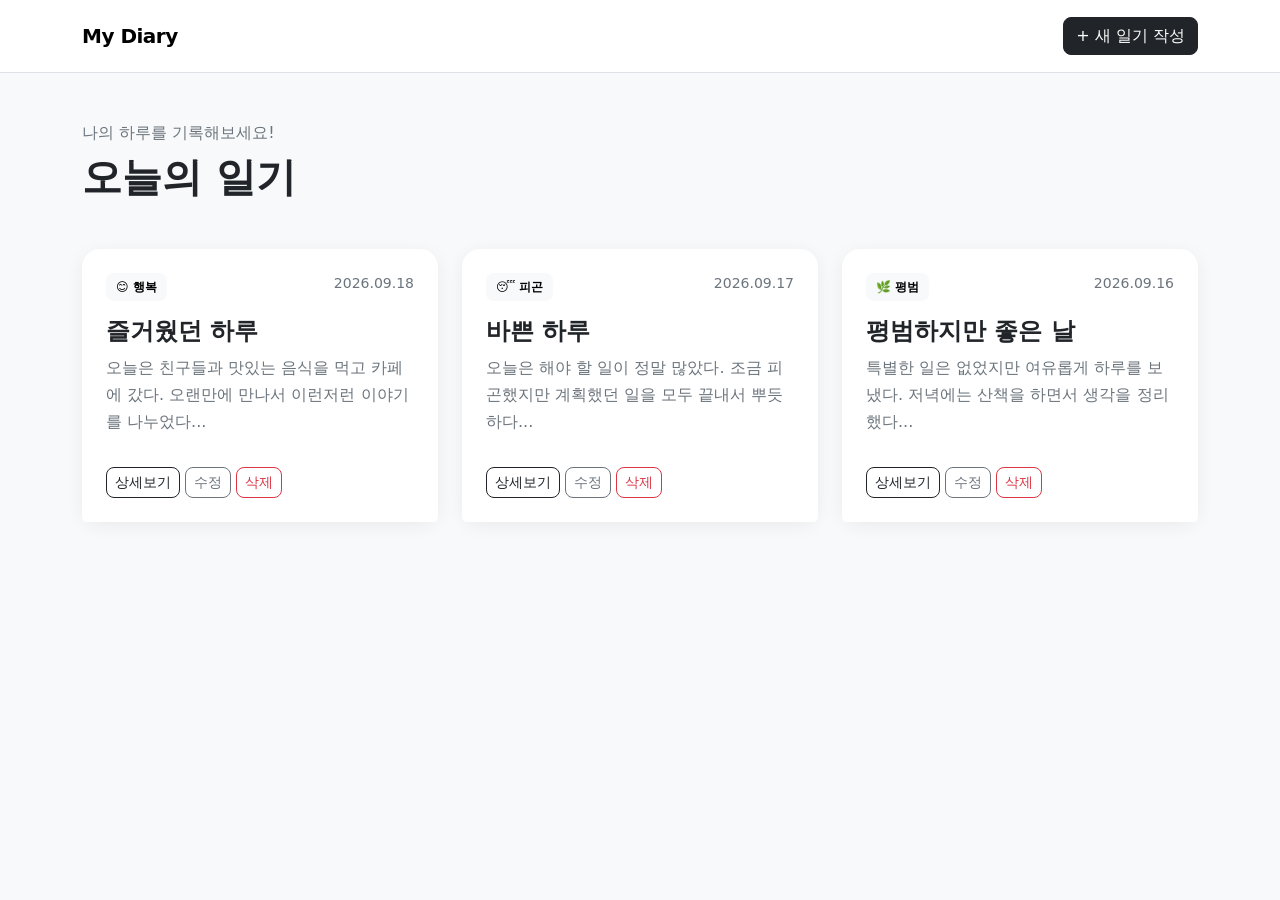
<file: index.html>
<!DOCTYPE html>
<html lang="ko">
<head>
  <meta charset="UTF-8">
  <meta name="viewport" content="width=device-width, initial-scale=1.0">
  <title>My Diary</title>

  <link
    href="https://cdn.jsdelivr.net/npm/bootstrap@5.3.3/dist/css/bootstrap.min.css"
    rel="stylesheet"
  >

  <link rel="stylesheet" href="my.css">
</head>

<body>

  <nav class="navbar navbar-expand-lg bg-white border-bottom">
    <div class="container py-2">
      <a class="navbar-brand fw-bold" href="index.html">
        My Diary
      </a>

      <a href="add.html" class="btn btn-dark">
        + 새 일기 작성
      </a>
    </div>
  </nav>

  <main class="container my-5">

    <section class="mb-5">
      <p class="text-secondary mb-2">나의 하루를 기록해보세요!</p>
      <h1 class="fw-bold">오늘의 일기</h1>
    </section>

    <section class="row g-4">

      <div class="col-md-6 col-lg-4">
        <div class="card diary-card h-100">
          <div class="card-body">

            <div class="d-flex justify-content-between mb-3">
              <span class="badge text-bg-light">😊 행복</span>
              <small class="text-secondary">2026.09.18</small>
            </div>

            <h4 class="card-title fw-bold">
              즐거웠던 하루
            </h4>

            <p class="card-text text-secondary">
              오늘은 친구들과 맛있는 음식을 먹고 카페에 갔다.
              오랜만에 만나서 이런저런 이야기를 나누었다...
            </p>

          </div>

          <div class="card-footer bg-white border-0 pb-4">
            <a href="view.html"
               class="btn btn-outline-dark btn-sm">
              상세보기
            </a>

            <a href="edit.html"
               class="btn btn-outline-secondary btn-sm">
              수정
            </a>

            <button class="btn btn-outline-danger btn-sm">
              삭제
            </button>
          </div>
        </div>
      </div>


      <!-- Diary Card -->
      <div class="col-md-6 col-lg-4">
        <div class="card diary-card h-100">
          <div class="card-body">

            <div class="d-flex justify-content-between mb-3">
              <span class="badge text-bg-light">😴 피곤</span>
              <small class="text-secondary">2026.09.17</small>
            </div>

            <h4 class="card-title fw-bold">
              바쁜 하루
            </h4>

            <p class="card-text text-secondary">
              오늘은 해야 할 일이 정말 많았다.
              조금 피곤했지만 계획했던 일을 모두 끝내서 뿌듯하다...
            </p>

          </div>

          <div class="card-footer bg-white border-0 pb-4">
            <a href="view.html"
               class="btn btn-outline-dark btn-sm">
              상세보기
            </a>

            <a href="edit.html"
               class="btn btn-outline-secondary btn-sm">
              수정
            </a>

            <button class="btn btn-outline-danger btn-sm">
              삭제
            </button>
          </div>
        </div>
      </div>


      <!-- Diary Card -->
      <div class="col-md-6 col-lg-4">
        <div class="card diary-card h-100">
          <div class="card-body">

            <div class="d-flex justify-content-between mb-3">
              <span class="badge text-bg-light">🌿 평범</span>
              <small class="text-secondary">2026.09.16</small>
            </div>

            <h4 class="card-title fw-bold">
              평범하지만 좋은 날
            </h4>

            <p class="card-text text-secondary">
              특별한 일은 없었지만 여유롭게 하루를 보냈다.
              저녁에는 산책을 하면서 생각을 정리했다...
            </p>

          </div>

          <div class="card-footer bg-white border-0 pb-4">
            <a href="view.html"
               class="btn btn-outline-dark btn-sm">
              상세보기
            </a>

            <a href="edit.html"
               class="btn btn-outline-secondary btn-sm">
              수정
            </a>

            <button class="btn btn-outline-danger btn-sm">
              삭제
            </button>
          </div>
        </div>
      </div>

    </section>

  </main>

</body>
</html>
</file>
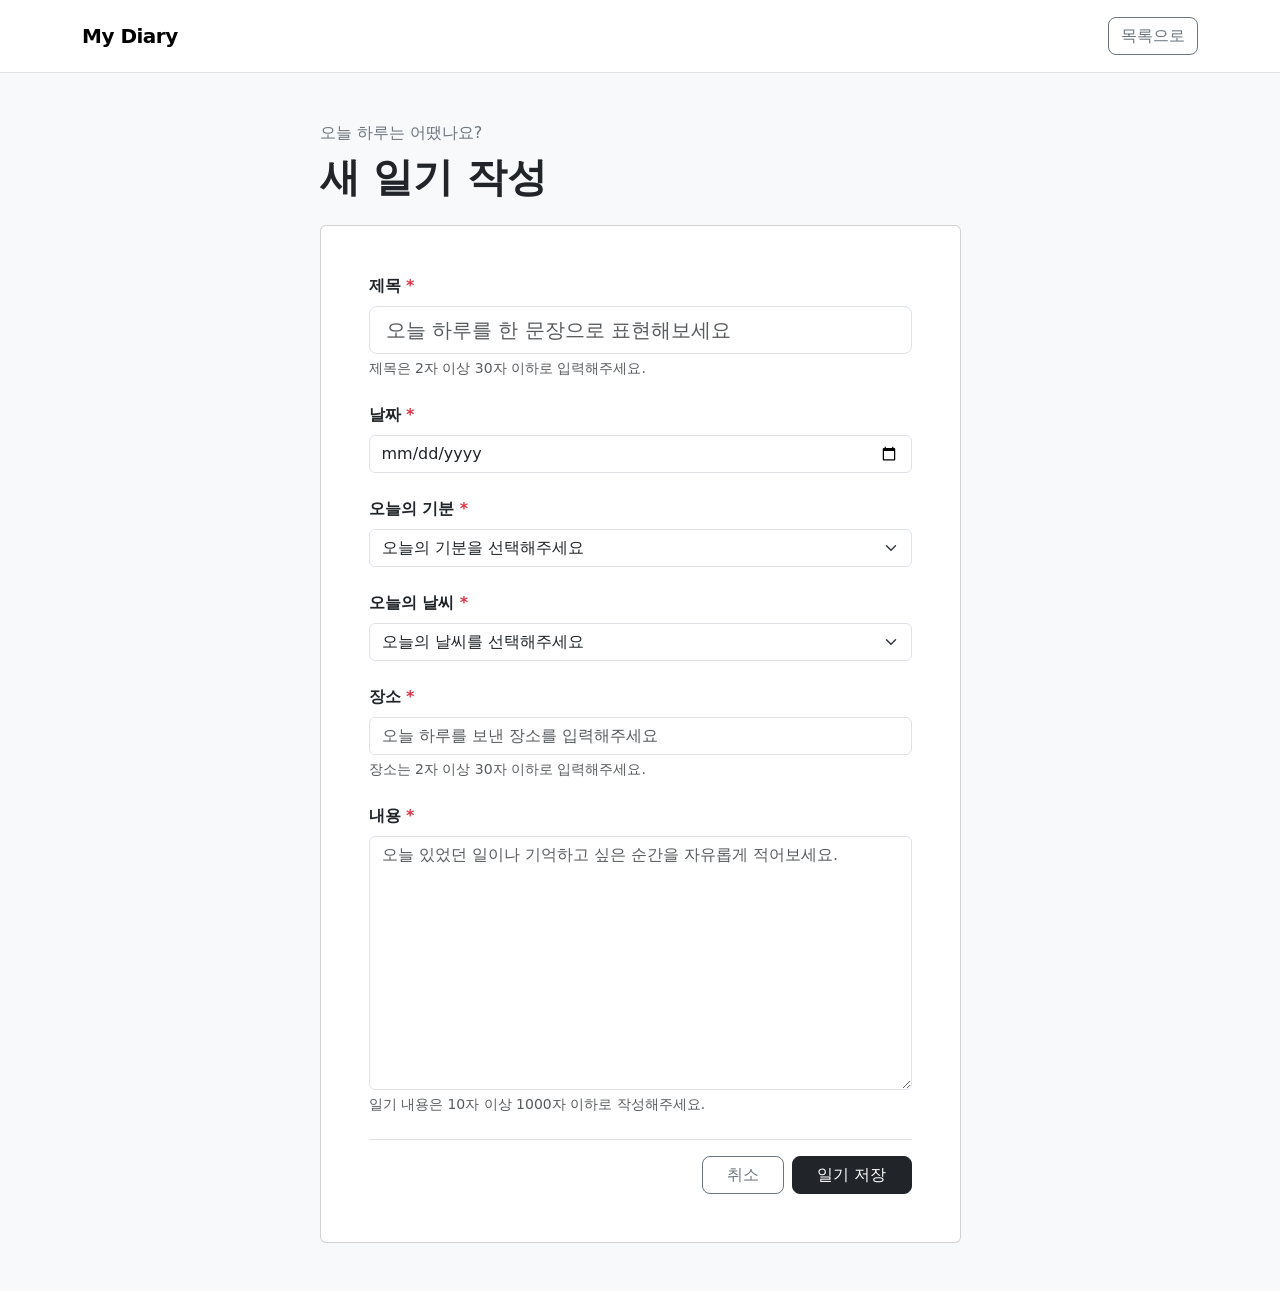
<file: add.html>
<!DOCTYPE html>
<html lang="ko">

<head>
  <meta charset="UTF-8">
  <meta name="viewport" content="width=device-width, initial-scale=1.0">

  <title>새 일기 작성 | My Diary</title>

  <!-- Bootstrap -->
  <link
    href="https://cdn.jsdelivr.net/npm/bootstrap@5.3.3/dist/css/bootstrap.min.css"
    rel="stylesheet"
  >

  <link rel="stylesheet" href="my.css">
</head>

<body>

  <!-- Navbar -->
  <nav class="navbar navbar-expand-lg bg-white border-bottom">
    <div class="container py-2">

      <a class="navbar-brand fw-bold" href="index.html">
        My Diary
      </a>

      <a href="index.html" class="btn btn-outline-secondary">
        목록으로
      </a>

    </div>
  </nav>


  <!-- Main -->
  <main class="container my-5">

    <div class="row justify-content-center">

      <div class="col-lg-8 col-xl-7">

        <!-- Header -->
        <div class="mb-4">

          <p class="text-secondary mb-2">
            오늘 하루는 어땠나요?
          </p>

          <h1 class="fw-bold">
            새 일기 작성
          </h1>

        </div>


        <!-- Form Card -->
        <div class="card diary-form-card">

          <div class="card-body p-4 p-md-5">

            <form action="index.html" method="get">


              <!-- 제목 -->
              <div class="mb-4">

                <label
                  for="title"
                  class="form-label fw-semibold"
                >
                  제목
                  <span class="text-danger">*</span>
                </label>

                <input
                  type="text"
                  class="form-control form-control-lg"
                  id="title"
                  name="title"
                  placeholder="오늘 하루를 한 문장으로 표현해보세요"

                  required
                  minlength="2"
                  maxlength="30"
                  pattern="[가-힣a-zA-Z0-9\s!?.,]+"

                  title="제목은 2자 이상 30자 이하로 입력해주세요."
                >

                <div class="form-text">
                  제목은 2자 이상 30자 이하로 입력해주세요.
                </div>

              </div>


              <!-- 날짜 -->
              <div class="mb-4">

                <label
                  for="date"
                  class="form-label fw-semibold"
                >
                  날짜
                  <span class="text-danger">*</span>
                </label>

                <input
                  type="date"
                  class="form-control"
                  id="date"
                  name="date"

                  min="2020-01-01"
                  max="2026-12-31"

                  required
                >

              </div>


              <!-- 기분 -->
              <div class="mb-4">

                <label
                  for="mood"
                  class="form-label fw-semibold"
                >
                  오늘의 기분
                  <span class="text-danger">*</span>
                </label>

                <select
                  class="form-select"
                  id="mood"
                  name="mood"
                  required
                >

                  <option value="" selected disabled>
                    오늘의 기분을 선택해주세요
                  </option>

                  <option value="happy">😊 행복</option>
                  <option value="good">😄 좋음</option>
                  <option value="normal">🌿 평범</option>
                  <option value="tired">😴 피곤</option>
                  <option value="sad">😢 슬픔</option>

                </select>

              </div>


              <!-- 날씨 -->
              <div class="mb-4">

                <label
                  for="weather"
                  class="form-label fw-semibold"
                >
                  오늘의 날씨
                  <span class="text-danger">*</span>
                </label>

                <select
                  class="form-select"
                  id="weather"
                  name="weather"
                  required
                >

                  <option value="" selected disabled>
                    오늘의 날씨를 선택해주세요
                  </option>

                  <option value="sunny">☀️ 맑음</option>
                  <option value="cloudy">☁️ 흐림</option>
                  <option value="rainy">🌧️ 비</option>
                  <option value="snowy">❄️ 눈</option>
                  <option value="windy">🌬️ 바람</option>

                </select>

              </div>


              <!-- 장소 -->
              <div class="mb-4">

                <label
                  for="location"
                  class="form-label fw-semibold"
                >
                  장소
                  <span class="text-danger">*</span>
                </label>

                <input
                  type="text"
                  class="form-control"
                  id="location"
                  name="location"

                  placeholder="오늘 하루를 보낸 장소를 입력해주세요"

                  required
                  minlength="2"
                  maxlength="30"
                >

                <div class="form-text">
                  장소는 2자 이상 30자 이하로 입력해주세요.
                </div>

              </div>


              <!-- 내용 -->
              <div class="mb-4">

                <label
                  for="content"
                  class="form-label fw-semibold"
                >
                  내용
                  <span class="text-danger">*</span>
                </label>

                <textarea
                  class="form-control"
                  id="content"
                  name="content"

                  rows="10"

                  placeholder="오늘 있었던 일이나 기억하고 싶은 순간을 자유롭게 적어보세요."

                  required
                  minlength="10"
                  maxlength="1000"
                ></textarea>

                <div class="form-text">
                  일기 내용은 10자 이상 1000자 이하로 작성해주세요.
                </div>

              </div>


              <!-- Buttons -->
              <div
                class="d-flex justify-content-end gap-2 pt-3 border-top"
              >

                <a
                  href="index.html"
                  class="btn btn-outline-secondary px-4"
                >
                  취소
                </a>

                <button
                  type="submit"
                  class="btn btn-dark px-4"
                >
                  일기 저장
                </button>

              </div>

            </form>

          </div>

        </div>

      </div>

    </div>

  </main>

</body>
</html>
</file>
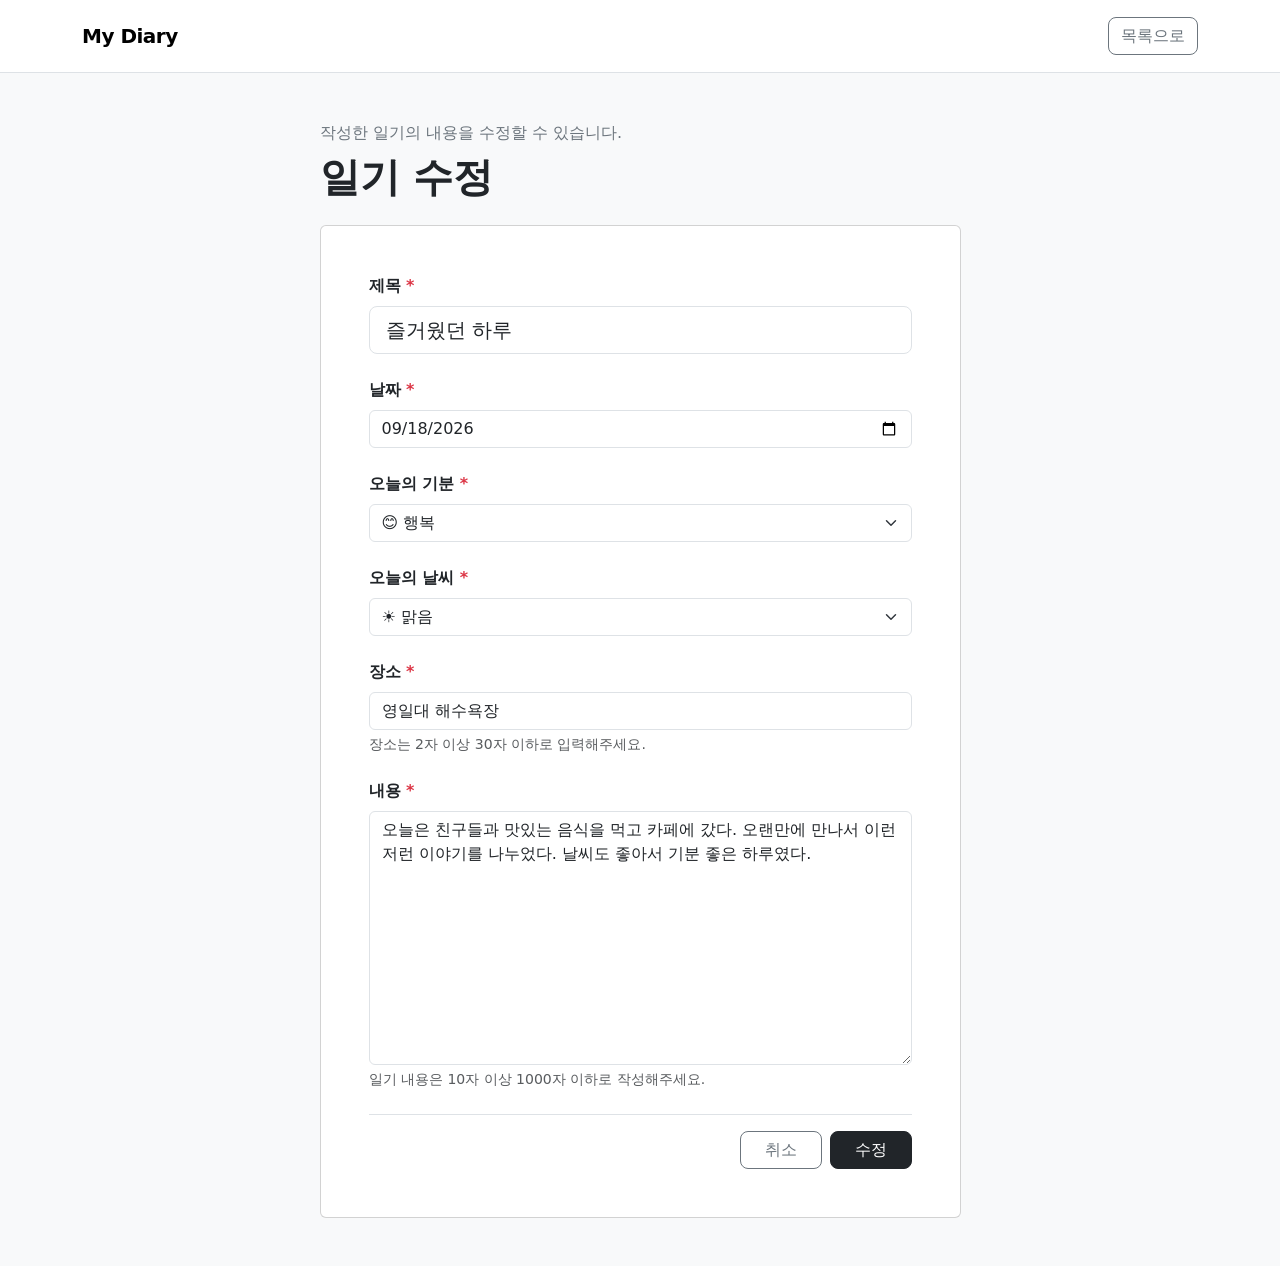
<file: edit.html>
<!DOCTYPE html>
<html lang="ko">

<head>
  <meta charset="UTF-8">
  <meta name="viewport" content="width=device-width, initial-scale=1.0">

  <title>일기 수정 | My Diary</title>

  <!-- Bootstrap -->
  <link
    href="https://cdn.jsdelivr.net/npm/bootstrap@5.3.3/dist/css/bootstrap.min.css"
    rel="stylesheet"
  >

  <link rel="stylesheet" href="my.css">
</head>

<body>

  <!-- Navbar -->
  <nav class="navbar navbar-expand-lg bg-white border-bottom">

    <div class="container py-2">

      <a class="navbar-brand fw-bold" href="index.html">
        My Diary
      </a>

      <a href="index.html" class="btn btn-outline-secondary">
        목록으로
      </a>

    </div>

  </nav>


  <!-- Main -->
  <main class="container my-5">

    <div class="row justify-content-center">

      <div class="col-lg-8 col-xl-7">


        <!-- Header -->
        <div class="mb-4">

          <p class="text-secondary mb-2">
            작성한 일기의 내용을 수정할 수 있습니다.
          </p>

          <h1 class="fw-bold">
            일기 수정
          </h1>

        </div>


        <!-- Form -->
        <div class="card diary-form-card">

          <div class="card-body p-4 p-md-5">

            <form
              action="index.html"
              method="get"
              onsubmit="return confirm('정말 수정하시겠습니까?');"
            >


              <!-- 제목 -->
              <div class="mb-4">

                <label
                  for="title"
                  class="form-label fw-semibold"
                >
                  제목
                  <span class="text-danger">*</span>
                </label>

                <input
                  type="text"
                  class="form-control form-control-lg"
                  id="title"
                  name="title"

                  value="즐거웠던 하루"

                  required
                  minlength="2"
                  maxlength="30"
                  pattern="[가-힣a-zA-Z0-9\s!?.,]+"

                  title="제목은 2자 이상 30자 이하로 입력해주세요."
                >

              </div>


              <!-- 날짜 -->
              <div class="mb-4">

                <label
                  for="date"
                  class="form-label fw-semibold"
                >
                  날짜
                  <span class="text-danger">*</span>
                </label>

                <input
                  type="date"
                  class="form-control"
                  id="date"
                  name="date"

                  value="2026-09-18"

                  min="2020-01-01"
                  max="2026-12-31"

                  required
                >

              </div>


              <!-- 기분 -->
              <div class="mb-4">

                <label
                  for="mood"
                  class="form-label fw-semibold"
                >
                  오늘의 기분
                  <span class="text-danger">*</span>
                </label>

                <select
                  class="form-select"
                  id="mood"
                  name="mood"
                  required
                >

                  <option value="">
                    기분을 선택해주세요
                  </option>

                  <!-- 기존 값 -->
                  <option value="happy" selected>
                    😊 행복
                  </option>

                  <option value="good">
                    😄 좋음
                  </option>

                  <option value="normal">
                    🌿 평범
                  </option>

                  <option value="tired">
                    😴 피곤
                  </option>

                  <option value="sad">
                    😢 슬픔
                  </option>

                </select>

              </div>


              <!-- 날씨 -->
              <div class="mb-4">

                <label
                  for="weather"
                  class="form-label fw-semibold"
                >
                  오늘의 날씨
                  <span class="text-danger">*</span>
                </label>

                <select
                  class="form-select"
                  id="weather"
                  name="weather"
                  required
                >

                  <option value="">
                    날씨를 선택해주세요
                  </option>

                  <!-- 기존 값 -->
                  <option value="sunny" selected>
                    ☀️ 맑음
                  </option>

                  <option value="cloudy">
                    ☁️ 흐림
                  </option>

                  <option value="rainy">
                    🌧️ 비
                  </option>

                  <option value="snowy">
                    ❄️ 눈
                  </option>

                  <option value="windy">
                    🌬️ 바람
                  </option>

                </select>

              </div>


              <!-- 장소 -->
              <div class="mb-4">

                <label
                  for="location"
                  class="form-label fw-semibold"
                >
                  장소
                  <span class="text-danger">*</span>
                </label>

                <input
                  type="text"
                  class="form-control"
                  id="location"
                  name="location"

                  value="영일대 해수욕장"

                  required
                  minlength="2"
                  maxlength="30"
                >

                <div class="form-text">
                  장소는 2자 이상 30자 이하로 입력해주세요.
                </div>

              </div>


              <!-- 내용 -->
              <div class="mb-4">

                <label
                  for="content"
                  class="form-label fw-semibold"
                >
                  내용
                  <span class="text-danger">*</span>
                </label>

                <textarea
                  class="form-control"
                  id="content"
                  name="content"

                  rows="10"

                  required
                  minlength="10"
                  maxlength="1000"
                >오늘은 친구들과 맛있는 음식을 먹고 카페에 갔다. 오랜만에 만나서 이런저런 이야기를 나누었다. 날씨도 좋아서 기분 좋은 하루였다.</textarea>

                <div class="form-text">
                  일기 내용은 10자 이상 1000자 이하로 작성해주세요.
                </div>

              </div>


              <!-- Buttons -->
              <div
                class="d-flex justify-content-end gap-2 pt-3 border-top"
              >

                <a
                  href="index.html"
                  class="btn btn-outline-secondary px-4"
                >
                  취소
                </a>

                <button
                  type="submit"
                  class="btn btn-dark px-4"
                >
                  수정
                </button>

              </div>

            </form>

          </div>

        </div>

      </div>

    </div>

  </main>

</body>
</html>
</file>
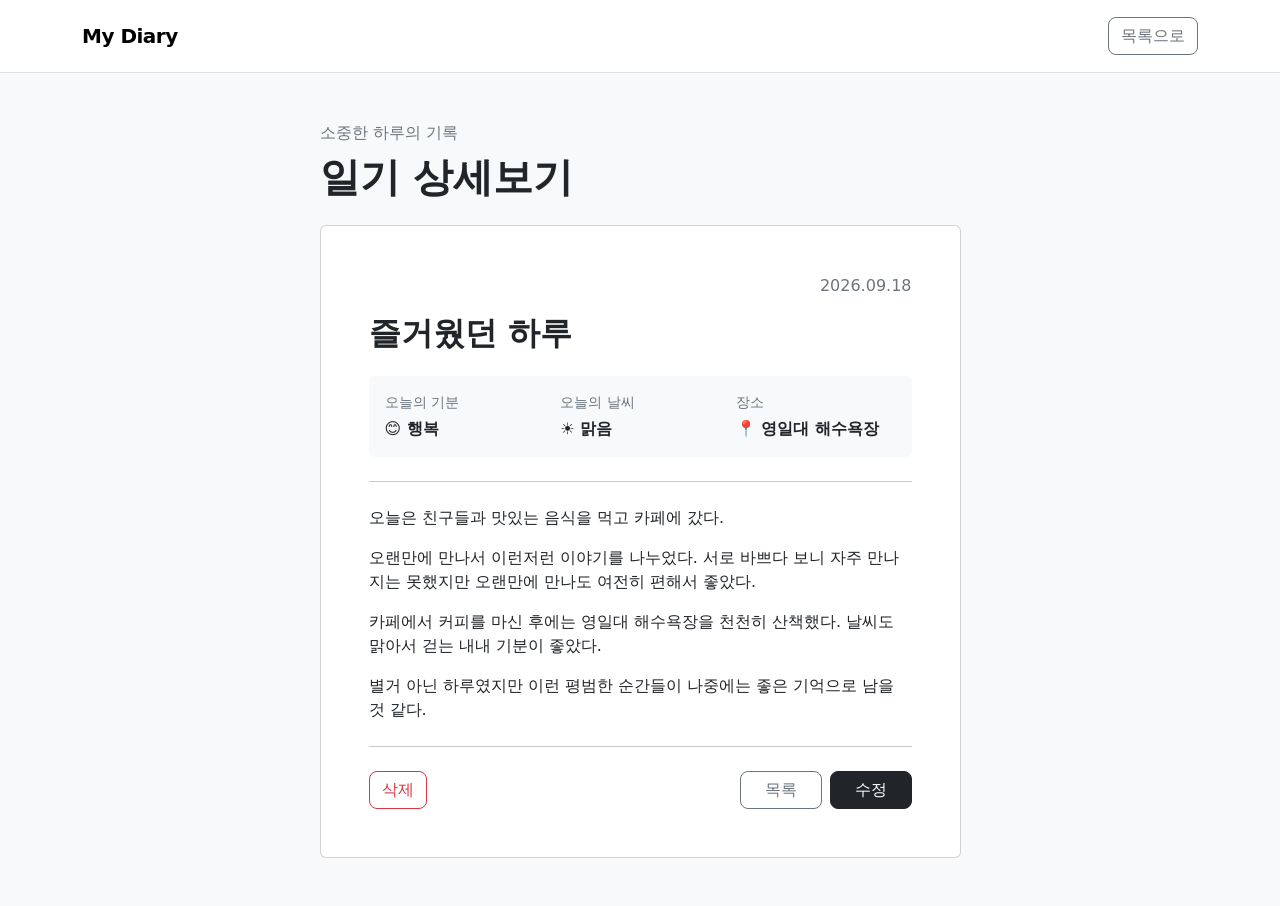
<file: view.html>
<!DOCTYPE html>
<html lang="ko">

<head>
  <meta charset="UTF-8">
  <meta name="viewport" content="width=device-width, initial-scale=1.0">

  <title>일기 상세보기 | My Diary</title>

  <!-- Bootstrap -->
  <link
    href="https://cdn.jsdelivr.net/npm/bootstrap@5.3.3/dist/css/bootstrap.min.css"
    rel="stylesheet"
  >

  <link rel="stylesheet" href="my.css">
</head>

<body>

  <!-- Navbar -->
  <nav class="navbar navbar-expand-lg bg-white border-bottom">

    <div class="container py-2">

      <a class="navbar-brand fw-bold" href="index.html">
        My Diary
      </a>

      <a href="index.html" class="btn btn-outline-secondary">
        목록으로
      </a>

    </div>

  </nav>


  <!-- Main -->
  <main class="container my-5">

    <div class="row justify-content-center">

      <div class="col-lg-8 col-xl-7">


        <!-- Header -->
        <div class="mb-4">

          <p class="text-secondary mb-2">
            소중한 하루의 기록
          </p>

          <h1 class="fw-bold">
            일기 상세보기
          </h1>

        </div>


        <!-- Detail Card -->
        <article class="card diary-detail-card">

          <div class="card-body p-4 p-md-5">


            <!-- 날짜 -->
            <div class="text-end mb-3">

              <span class="text-secondary">
                2026.09.18
              </span>

            </div>


            <!-- 제목 -->
            <h2 class="fw-bold mb-4">
              즐거웠던 하루
            </h2>


            <!-- 일기 정보 -->
            <div class="bg-light rounded p-3 mb-4">

              <div class="row g-3">


                <!-- 기분 -->
                <div class="col-12 col-md-4">

                  <small class="text-secondary d-block mb-1">
                    오늘의 기분
                  </small>

                  <span class="fw-semibold">
                    😊 행복
                  </span>

                </div>


                <!-- 날씨 -->
                <div class="col-12 col-md-4">

                  <small class="text-secondary d-block mb-1">
                    오늘의 날씨
                  </small>

                  <span class="fw-semibold">
                    ☀️ 맑음
                  </span>

                </div>


                <!-- 장소 -->
                <div class="col-12 col-md-4">

                  <small class="text-secondary d-block mb-1">
                    장소
                  </small>

                  <span class="fw-semibold">
                    📍 영일대 해수욕장
                  </span>

                </div>

              </div>

            </div>


            <hr>


            <!-- 내용 -->
            <div class="diary-content my-4">

              <p>
                오늘은 친구들과 맛있는 음식을 먹고
                카페에 갔다.
              </p>

              <p>
                오랜만에 만나서 이런저런 이야기를 나누었다.
                서로 바쁘다 보니 자주 만나지는 못했지만
                오랜만에 만나도 여전히 편해서 좋았다.
              </p>

              <p>
                카페에서 커피를 마신 후에는 영일대 해수욕장을
                천천히 산책했다. 날씨도 맑아서 걷는 내내
                기분이 좋았다.
              </p>

              <p>
                별거 아닌 하루였지만 이런 평범한 순간들이
                나중에는 좋은 기억으로 남을 것 같다.
              </p>

            </div>


            <hr>


            <!-- Buttons -->
            <div
              class="d-flex justify-content-between align-items-center mt-4"
            >

              <!-- 삭제 -->
              <button
                type="button"
                class="btn btn-outline-danger"
              >
                삭제
              </button>


              <div class="d-flex gap-2">

                <!-- 목록 -->
                <a
                  href="index.html"
                  class="btn btn-outline-secondary px-4"
                >
                  목록
                </a>

                <!-- 수정 -->
                <a
                  href="edit.html"
                  class="btn btn-dark px-4"
                >
                  수정
                </a>

              </div>

            </div>

          </div>

        </article>

      </div>

    </div>

  </main>

</body>
</html>
</file>
<file: my.css>
body {
  background-color: #f8f9fa;
  color: #212529;
}

.navbar-brand {
  letter-spacing: -0.5px;
}

.diary-card {
  border: 0;
  border-radius: 18px;
  box-shadow: 0 4px 18px rgba(0, 0, 0, 0.06);
  transition: 0.2s;
}

.diary-card:hover {
  transform: translateY(-4px);
  box-shadow: 0 8px 25px rgba(0, 0, 0, 0.1);
}

.diary-card .card-body {
  padding: 24px;
}

.diary-card .card-footer {
  padding-left: 24px;
  padding-right: 24px;
}

.card-text {
  line-height: 1.7;
}

.btn {
  border-radius: 8px;
}

.badge {
  padding: 8px 10px;
  border-radius: 8px;
}
</file>
